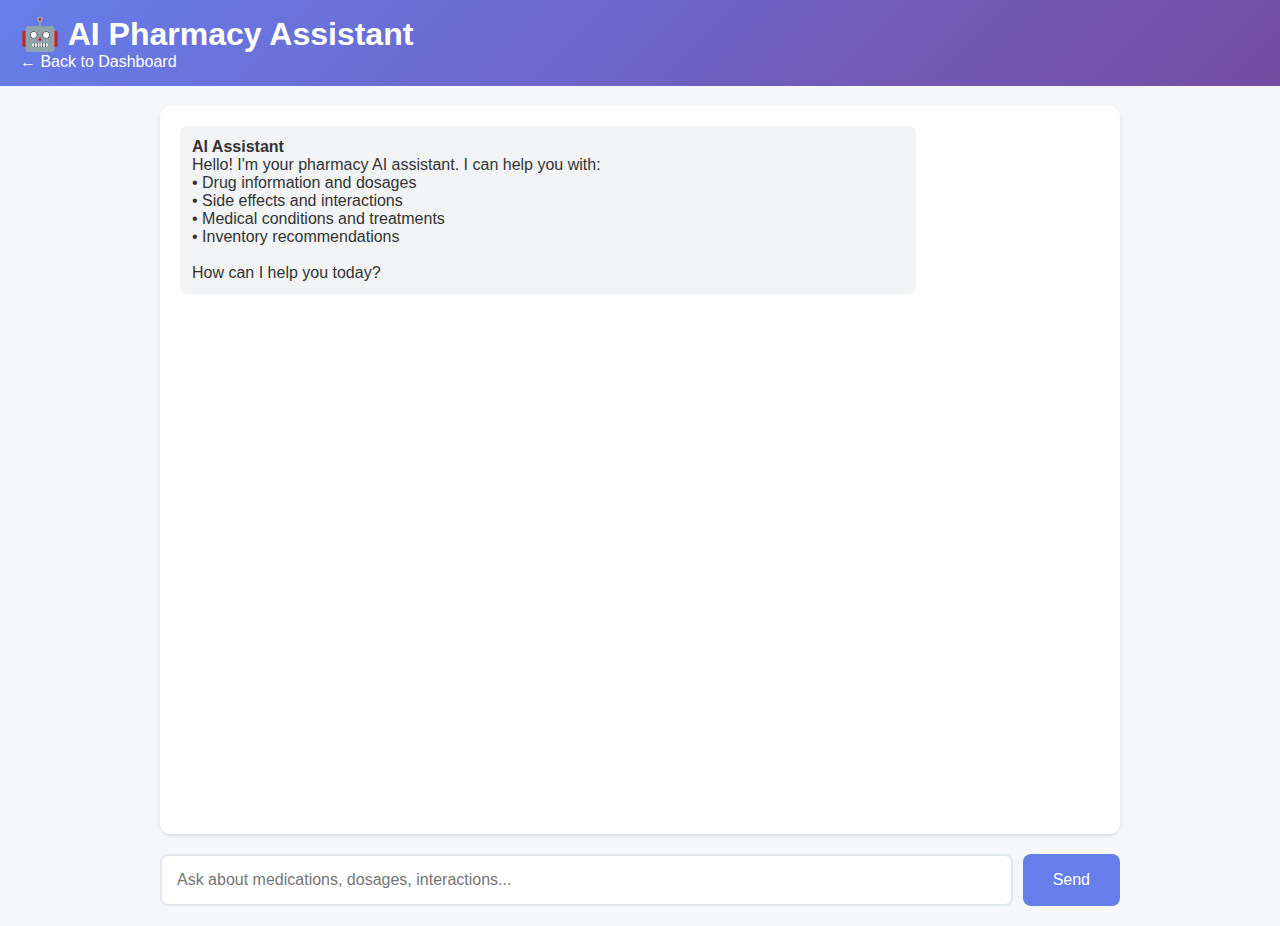
<file: templates/ai_chat.html>
<!DOCTYPE html>
<html>
<head>
    <title>AI Assistant - PharmaSaaS</title>
    <meta name="viewport" content="width=device-width, initial-scale=1.0">
    <style>
        * { margin: 0; padding: 0; box-sizing: border-box; }
        body { font-family: -apple-system, BlinkMacSystemFont, 'Segoe UI', Roboto, sans-serif; background: #f5f7fa; height: 100vh; }
        .header { background: linear-gradient(135deg, #667eea 0%, #764ba2 100%); color: white; padding: 15px 20px; }
        .container { height: calc(100vh - 60px); max-width: 1000px; margin: 0 auto; display: flex; flex-direction: column; padding: 20px; }
        .chat-container { flex: 1; background: white; border-radius: 10px; padding: 20px; overflow-y: auto; margin-bottom: 20px; box-shadow: 0 2px 4px rgba(0,0,0,0.1); }
        .message { margin-bottom: 15px; padding: 12px; border-radius: 8px; max-width: 80%; }
        .message.user { background: #667eea; color: white; margin-left: auto; }
        .message.assistant { background: #f1f3f5; color: #333; }
        .input-area { display: flex; gap: 10px; }
        input { flex: 1; padding: 15px; border: 2px solid #e1e8ed; border-radius: 8px; font-size: 16px; }
        button { padding: 15px 30px; background: #667eea; color: white; border: none; border-radius: 8px; cursor: pointer; font-size: 16px; }
        button:hover { background: #5568d3; }
        .typing { padding: 12px; color: #999; font-style: italic; }
    </style>
</head>
<body>
    <div class="header">
        <h1>🤖 AI Pharmacy Assistant</h1>
        <a href="/dashboard" style="color: white; text-decoration: none;">← Back to Dashboard</a>
    </div>
    
    <div class="container">
        <div class="chat-container" id="chat-container">
            <div class="message assistant">
                <strong>AI Assistant</strong><br>
                Hello! I'm your pharmacy AI assistant. I can help you with:<br>
                • Drug information and dosages<br>
                • Side effects and interactions<br>
                • Medical conditions and treatments<br>
                • Inventory recommendations<br>
                <br>
                How can I help you today?
            </div>
        </div>
        
        <div class="input-area">
            <input type="text" id="message-input" placeholder="Ask about medications, dosages, interactions..." onkeypress="handleKeyPress(event)">
            <button onclick="sendMessage()">Send</button>
        </div>
    </div>
    
    <script>
        let sessionId = null;
        
        function handleKeyPress(e) {
            if (e.key === 'Enter') sendMessage();
        }
        
        async function sendMessage() {
            const input = document.getElementById('message-input');
            const message = input.value.trim();
            if (!message) return;
            
            // Add user message to chat
            addMessage(message, 'user');
            input.value = '';
            
            // Show typing indicator
            const typing = document.createElement('div');
            typing.className = 'typing';
            typing.textContent = 'AI is thinking...';
            document.getElementById('chat-container').appendChild(typing);
            
            try {
                const response = await fetch('/api/ai/chat', {
                    method: 'POST',
                    headers: { 'Content-Type': 'application/json' },
                    body: JSON.stringify({ message, sessionId })
                });
                
                const data = await response.json();
                sessionId = data.sessionId;
                
                // Remove typing indicator
                typing.remove();
                
                // Add AI response
                addMessage(data.response, 'assistant');
            } catch (error) {
                typing.remove();
                addMessage('Sorry, I encountered an error. Please try again.', 'assistant');
            }
        }
        
        function addMessage(text, sender) {
            const container = document.getElementById('chat-container');
            const messageDiv = document.createElement('div');
            messageDiv.className = `message ${sender}`;
            messageDiv.innerHTML = `<strong>${sender === 'user' ? 'You' : 'AI Assistant'}</strong><br>${text}`;
            container.appendChild(messageDiv);
            container.scrollTop = container.scrollHeight;
        }
    </script>
</body>
</html>
</file>
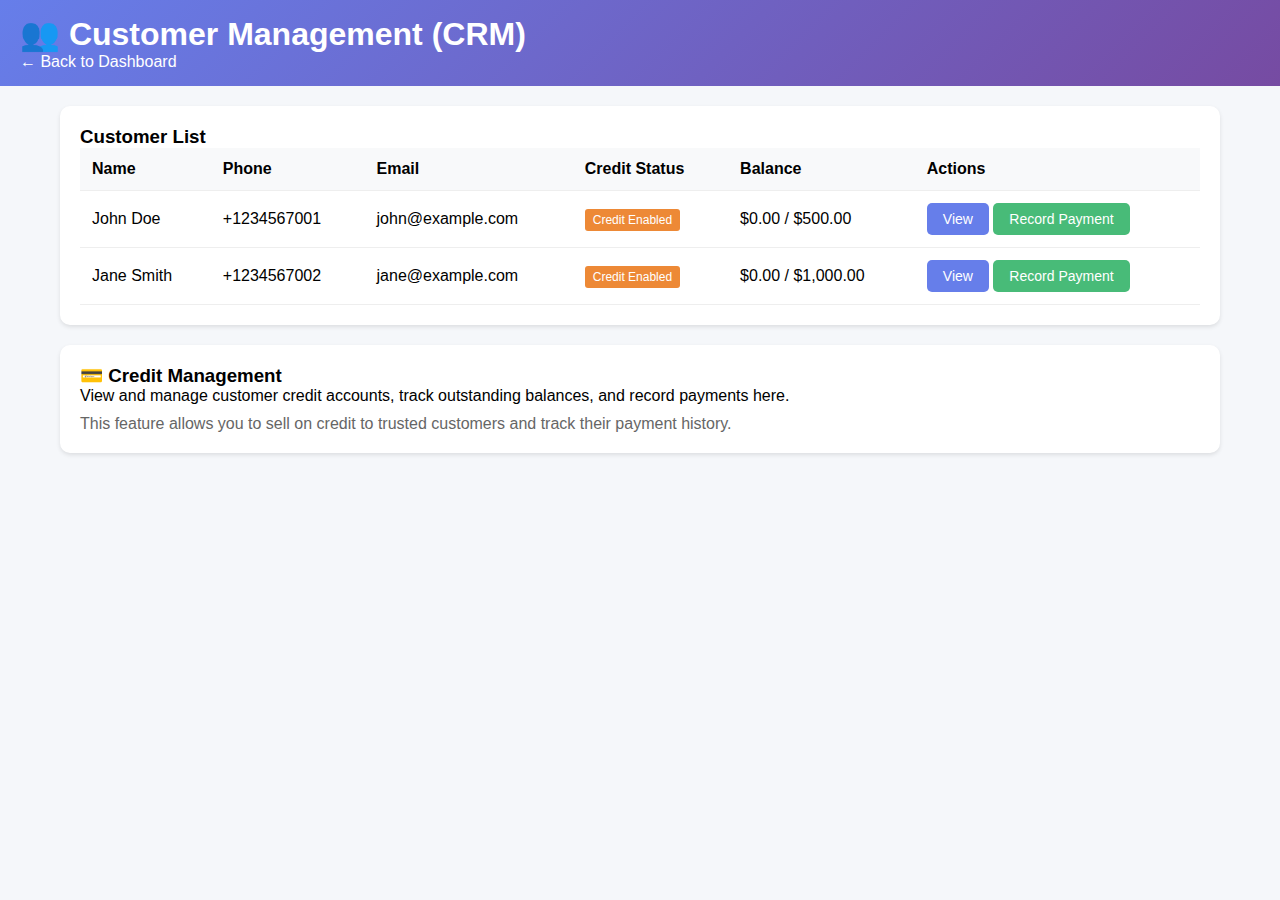
<file: templates/customers.html>
<!DOCTYPE html>
<html>
<head>
    <title>Customer Management - PharmaSaaS</title>
    <meta name="viewport" content="width=device-width, initial-0">
    <style>
        * { margin: 0; padding: 0; box-sizing: border-box; }
        body { font-family: -apple-system, BlinkMacSystemFont, 'Segoe UI', Roboto, sans-serif; background: #f5f7fa; }
        .header { background: linear-gradient(135deg, #667eea 0%, #764ba2 100%); color: white; padding: 15px 20px; }
        .container { max-width: 1200px; margin: 20px auto; padding: 0 20px; }
        .card { background: white; padding: 20px; border-radius: 10px; box-shadow: 0 2px 4px rgba(0,0,0,0.1); margin-bottom: 20px; }
        table { width: 100%; border-collapse: collapse; }
        th, td { padding: 12px; text-align: left; border-bottom: 1px solid #eee; }
        th { background: #f8f9fa; font-weight: 600; }
        .btn { padding: 8px 16px; border: none; border-radius: 5px; cursor: pointer; font-size: 14px; }
        .btn-primary { background: #667eea; color: white; }
        .btn-success { background: #48bb78; color: white; }
        .btn-warning { background: #ed8936; color: white; }
        .badge-credit { background: #ed8936; color: white; padding: 4px 8px; border-radius: 3px; font-size: 12px; }
    </style>
</head>
<body>
    <div class="header">
        <h1>👥 Customer Management (CRM)</h1>
        <a href="/dashboard" style="color: white; text-decoration: none;">← Back to Dashboard</a>
    </div>
    
    <div class="container">
        <div class="card">
            <h3>Customer List</h3>
            <table>
                <thead>
                    <tr>
                        <th>Name</th>
                        <th>Phone</th>
                        <th>Email</th>
                        <th>Credit Status</th>
                        <th>Balance</th>
                        <th>Actions</th>
                    </tr>
                </thead>
                <tbody>
                    <tr>
                        <td>John Doe</td>
                        <td>+1234567001</td>
                        <td>john@example.com</td>
                        <td><span class="badge-credit">Credit Enabled</span></td>
                        <td>$0.00 / $500.00</td>
                        <td>
                            <button class="btn btn-primary">View</button>
                            <button class="btn btn-success">Record Payment</button>
                        </td>
                    </tr>
                    <tr>
                        <td>Jane Smith</td>
                        <td>+1234567002</td>
                        <td>jane@example.com</td>
                        <td><span class="badge-credit">Credit Enabled</span></td>
                        <td>$0.00 / $1,000.00</td>
                        <td>
                            <button class="btn btn-primary">View</button>
                            <button class="btn btn-success">Record Payment</button>
                        </td>
                    </tr>
                </tbody>
            </table>
        </div>
        
        <div class="card">
            <h3>💳 Credit Management</h3>
            <p>View and manage customer credit accounts, track outstanding balances, and record payments here.</p>
            <p style="margin-top: 10px; color: #666;">This feature allows you to sell on credit to trusted customers and track their payment history.</p>
        </div>
    </div>
</body>
</html>
</file>
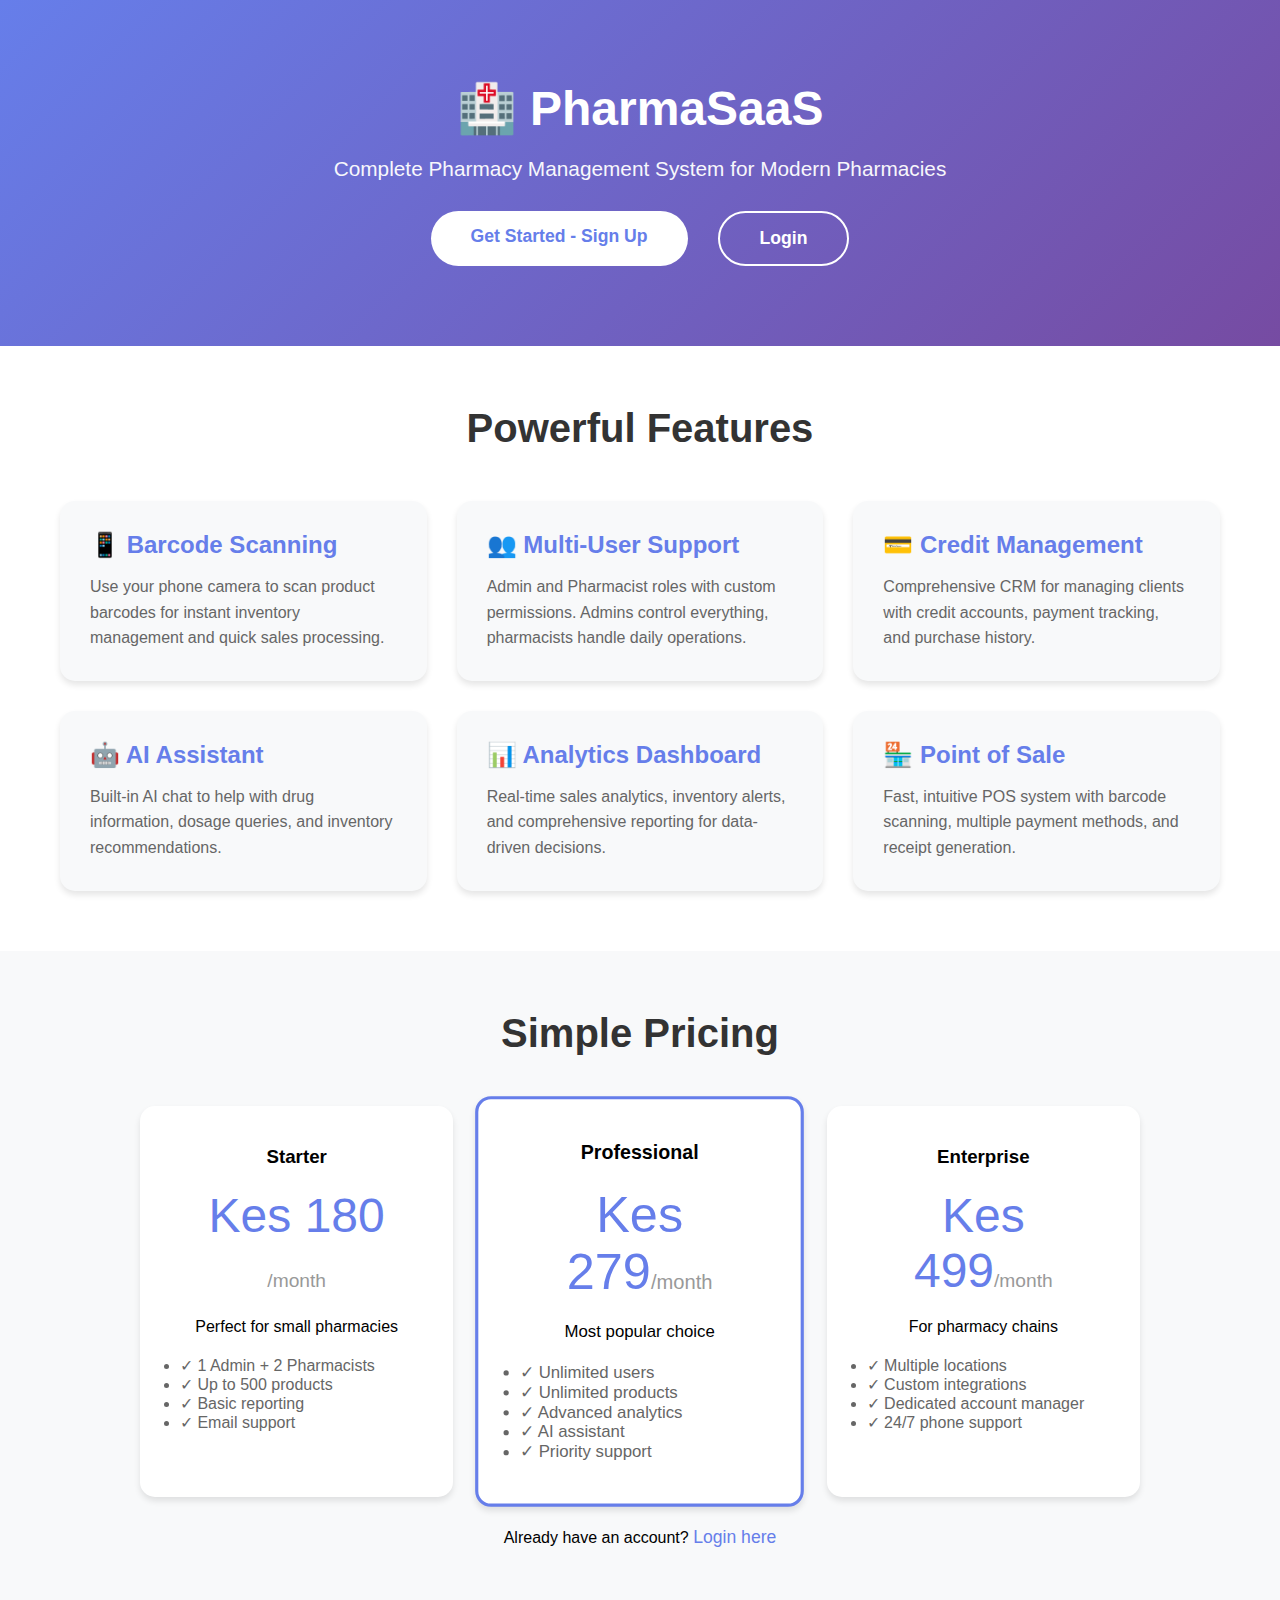
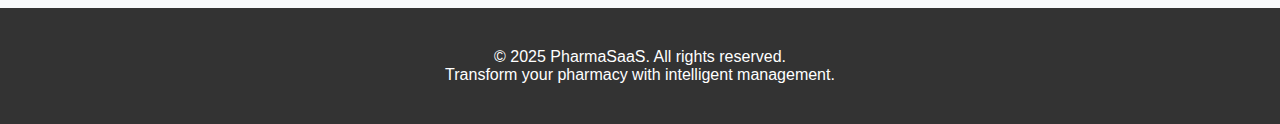
<file: templates/landing.html>
<!DOCTYPE html>
<html>
<head>
    <title>PharmaSaaS - Pharmacy Management System</title>
    <meta name="viewport" content="width=device-width, initial-scale=1.0">
    <style>
        * { margin: 0; padding: 0; box-sizing: border-box; }
        body { font-family: -apple-system, BlinkMacSystemFont, 'Segoe UI', Roboto, sans-serif; }
        .hero { background: linear-gradient(135deg, #667eea 0%, #764ba2 100%); color: white; padding: 80px 20px; text-align: center; }
        .hero h1 { font-size: 3em; margin-bottom: 20px; }
        .hero p { font-size: 1.3em; margin-bottom: 30px; opacity: 0.95; }
        .cta-btn { background: white; color: #667eea; padding: 15px 40px; border-radius: 50px; text-decoration: none; font-size: 1.1em; font-weight: bold; display: inline-block; transition: transform 0.3s; }
        .cta-btn:hover { transform: scale(1.05); }
        .cta-btn.secondary { background: transparent; border: 2px solid white; color: white; margin-left: 15px; }
        .features { padding: 60px 20px; max-width: 1200px; margin: 0 auto; }
        .features h2 { text-align: center; font-size: 2.5em; margin-bottom: 50px; color: #333; }
        .feature-grid { display: grid; grid-template-columns: repeat(auto-fit, minmax(300px, 1fr)); gap: 30px; }
        .feature-card { background: #f8f9fa; padding: 30px; border-radius: 15px; box-shadow: 0 4px 6px rgba(0,0,0,0.1); }
        .feature-card h3 { color: #667eea; margin-bottom: 15px; font-size: 1.5em; }
        .feature-card p { color: #666; line-height: 1.6; }
        .pricing { background: #f8f9fa; padding: 60px 20px; }
        .pricing h2 { text-align: center; font-size: 2.5em; margin-bottom: 50px; color: #333; }
        .pricing-grid { display: grid; grid-template-columns: repeat(auto-fit, minmax(280px, 1fr)); gap: 30px; max-width: 1000px; margin: 0 auto; }
        .pricing-card { background: white; padding: 40px; border-radius: 15px; text-align: center; box-shadow: 0 4px 6px rgba(0,0,0,0.1); }
        .pricing-card.featured { border: 3px solid #667eea; transform: scale(1.05); }
        .price { font-size: 3em; color: #667eea; margin: 20px 0; }
        .price span { font-size: 0.4em; color: #999; }
        .login-link { text-align: center; margin-top: 30px; }
        .login-link a { color: #667eea; text-decoration: none; font-size: 1.1em; }
        footer { background: #333; color: white; text-align: center; padding: 40px 20px; }
    </style>
</head>
<body>
    <div class="hero">
        <h1>🏥 PharmaSaaS</h1>
        <p>Complete Pharmacy Management System for Modern Pharmacies</p>
        <div style="display: flex; gap: 15px; justify-content: center;">
            <a href="/register" class="cta-btn">Get Started - Sign Up</a>
            <a href="/login" class="cta-btn secondary">Login</a>
        </div>
    </div>
    
    <div class="features">
        <h2>Powerful Features</h2>
        <div class="feature-grid">
            <div class="feature-card">
                <h3>📱 Barcode Scanning</h3>
                <p>Use your phone camera to scan product barcodes for instant inventory management and quick sales processing.</p>
            </div>
            <div class="feature-card">
                <h3>👥 Multi-User Support</h3>
                <p>Admin and Pharmacist roles with custom permissions. Admins control everything, pharmacists handle daily operations.</p>
            </div>
            <div class="feature-card">
                <h3>💳 Credit Management</h3>
                <p>Comprehensive CRM for managing clients with credit accounts, payment tracking, and purchase history.</p>
            </div>
            <div class="feature-card">
                <h3>🤖 AI Assistant</h3>
                <p>Built-in AI chat to help with drug information, dosage queries, and inventory recommendations.</p>
            </div>
            <div class="feature-card">
                <h3>📊 Analytics Dashboard</h3>
                <p>Real-time sales analytics, inventory alerts, and comprehensive reporting for data-driven decisions.</p>
            </div>
            <div class="feature-card">
                <h3>🏪 Point of Sale</h3>
                <p>Fast, intuitive POS system with barcode scanning, multiple payment methods, and receipt generation.</p>
            </div>
        </div>
    </div>
    
    <div class="pricing">
        <h2>Simple Pricing</h2>
        <div class="pricing-grid">
            <div class="pricing-card">
                <h3>Starter</h3>
                <div class="price">Kes 180 <span>/month</span></div>
                <p>Perfect for small pharmacies</p>
                <ul style="text-align: left; margin-top: 20px; color: #666;">
                    <li>✓ 1 Admin + 2 Pharmacists</li>
                    <li>✓ Up to 500 products</li>
                    <li>✓ Basic reporting</li>
                    <li>✓ Email support</li>
                </ul>
            </div>
            <div class="pricing-card featured">
                <h3>Professional</h3>
                <div class="price">Kes 279<span>/month</span></div>
                <p>Most popular choice</p>
                <ul style="text-align: left; margin-top: 20px; color: #666;">
                    <li>✓ Unlimited users</li>
                    <li>✓ Unlimited products</li>
                    <li>✓ Advanced analytics</li>
                    <li>✓ AI assistant</li>
                    <li>✓ Priority support</li>
                </ul>
            </div>
            <div class="pricing-card">
                <h3>Enterprise</h3>
                <div class="price">Kes 499<span>/month</span></div>
                <p>For pharmacy chains</p>
                <ul style="text-align: left; margin-top: 20px; color: #666;">
                    <li>✓ Multiple locations</li>
                    <li>✓ Custom integrations</li>
                    <li>✓ Dedicated account manager</li>
                    <li>✓ 24/7 phone support</li>
                </ul>
            </div>
        </div>
        <div class="login-link">
            <p>Already have an account? <a href="/login">Login here</a></p>
        </div>
    </div>
    
    <footer>
        <p>&copy; 2025 PharmaSaaS. All rights reserved.</p>
        <p>Transform your pharmacy with intelligent management.</p>
    </footer>
</body>
</html>
</file>
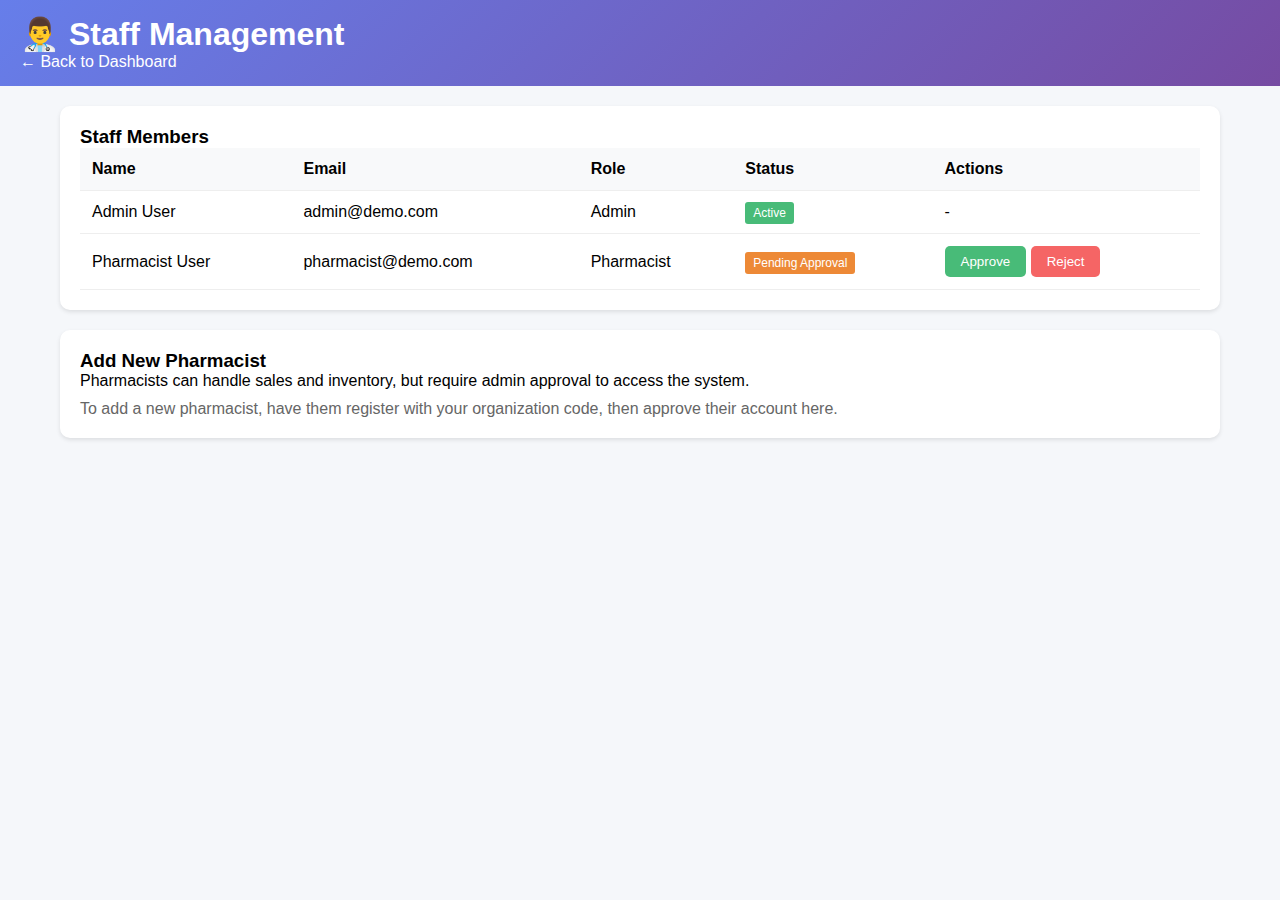
<file: templates/staff.html>
<!DOCTYPE html>
<html>
<head>
    <title>Staff Management - PharmaSaaS</title>
    <meta name="viewport" content="width=device-width, initial-scale=1.0">
    <style>
        * { margin: 0; padding: 0; box-sizing: border-box; }
        body { font-family: -apple-system, BlinkMacSystemFont, 'Segoe UI', Roboto, sans-serif; background: #f5f7fa; }
        .header { background: linear-gradient(135deg, #667eea 0%, #764ba2 100%); color: white; padding: 15px 20px; }
        .container { max-width: 1200px; margin: 20px auto; padding: 0 20px; }
        .card { background: white; padding: 20px; border-radius: 10px; box-shadow: 0 2px 4px rgba(0,0,0,0.1); margin-bottom: 20px; }
        table { width: 100%; border-collapse: collapse; }
        th, td { padding: 12px; text-align: left; border-bottom: 1px solid #eee; }
        th { background: #f8f9fa; font-weight: 600; }
        .btn { padding: 8px 16px; border: none; border-radius: 5px; cursor: pointer; }
        .btn-success { background: #48bb78; color: white; }
        .btn-danger { background: #f56565; color: white; }
        .badge-active { background: #48bb78; color: white; padding: 4px 8px; border-radius: 3px; font-size: 12px; }
        .badge-pending { background: #ed8936; color: white; padding: 4px 8px; border-radius: 3px; font-size: 12px; }
    </style>
</head>
<body>
    <div class="header">
        <h1>👨‍⚕️ Staff Management</h1>
        <a href="/dashboard" style="color: white; text-decoration: none;">← Back to Dashboard</a>
    </div>
    
    <div class="container">
        <div class="card">
            <h3>Staff Members</h3>
            <table>
                <thead>
                    <tr>
                        <th>Name</th>
                        <th>Email</th>
                        <th>Role</th>
                        <th>Status</th>
                        <th>Actions</th>
                    </tr>
                </thead>
                <tbody>
                    <tr>
                        <td>Admin User</td>
                        <td>admin@demo.com</td>
                        <td>Admin</td>
                        <td><span class="badge-active">Active</span></td>
                        <td>-</td>
                    </tr>
                    <tr>
                        <td>Pharmacist User</td>
                        <td>pharmacist@demo.com</td>
                        <td>Pharmacist</td>
                        <td><span class="badge-pending">Pending Approval</span></td>
                        <td>
                            <button class="btn btn-success">Approve</button>
                            <button class="btn btn-danger">Reject</button>
                        </td>
                    </tr>
                </tbody>
            </table>
        </div>
        
        <div class="card">
            <h3>Add New Pharmacist</h3>
            <p>Pharmacists can handle sales and inventory, but require admin approval to access the system.</p>
            <p style="margin-top: 10px; color: #666;">To add a new pharmacist, have them register with your organization code, then approve their account here.</p>
        </div>
    </div>
</body>
</html>
</file>
